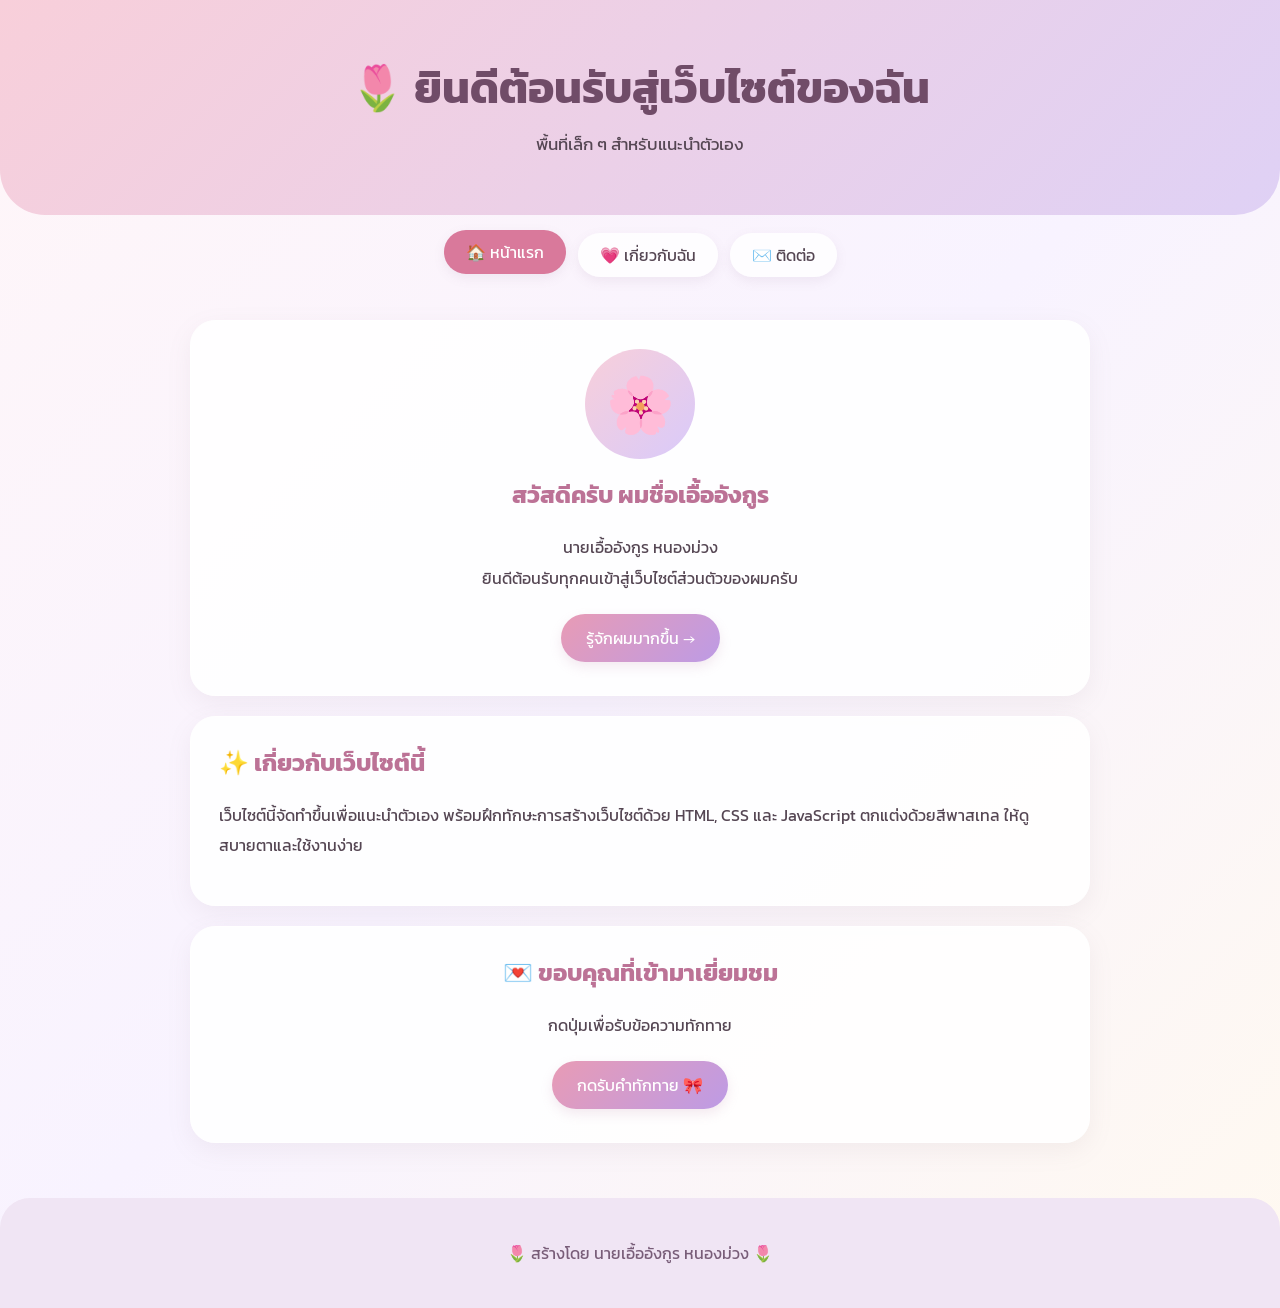
<file: index.html>
<!DOCTYPE html>
<html lang="th">
<head>
    <meta charset="UTF-8">
    <meta name="viewport" content="width=device-width, initial-scale=1.0">
    <title>หน้าแรก | เว็บไซต์ของฉัน</title>
    <link rel="stylesheet" href="style.css">
</head>

<body>

<header>
    <h1>🌷 ยินดีต้อนรับสู่เว็บไซต์ของฉัน</h1>
    <p>พื้นที่เล็ก ๆ สำหรับแนะนำตัวเอง</p>
</header>

<nav>
    <a href="index.html" class="active">🏠 หน้าแรก</a>
    <a href="about.html">💗 เกี่ยวกับฉัน</a>
    <a href="contact.html">✉️ ติดต่อ</a>
</nav>

<main>
    <section class="card profile">
        <div class="avatar">🌸</div>
        <h2>สวัสดีครับ ผมชื่อเอื้ออังกูร</h2>
        <p>
            นายเอื้ออังกูร หนองม่วง<br>
            ยินดีต้อนรับทุกคนเข้าสู่เว็บไซต์ส่วนตัวของผมครับ
        </p>
        <a class="btn" href="about.html">รู้จักผมมากขึ้น →</a>
    </section>

    <section class="card">
        <h2>✨ เกี่ยวกับเว็บไซต์นี้</h2>
        <p>
            เว็บไซต์นี้จัดทำขึ้นเพื่อแนะนำตัวเอง
            พร้อมฝึกทักษะการสร้างเว็บไซต์ด้วย HTML, CSS
            และ JavaScript ตกแต่งด้วยสีพาสเทล
            ให้ดูสบายตาและใช้งานง่าย
        </p>
    </section>

    <section class="card profile">
        <h2>💌 ขอบคุณที่เข้ามาเยี่ยมชม</h2>
        <p id="welcome">กดปุ่มเพื่อรับข้อความทักทาย</p>
        <button class="btn" onclick="greet()">กดรับคำทักทาย 🎀</button>
    </section>
</main>

<footer>
    <p>🌷 สร้างโดย นายเอื้ออังกูร หนองม่วง 🌷</p>
</footer>

<script>
function greet() {
    document.getElementById("welcome").textContent =
        "ขอบคุณที่เข้าชมเว็บไซต์ของผมนะครับ ขอให้มีวันที่สดใส! 💖";
}
</script>

</body>
</html>
</file>
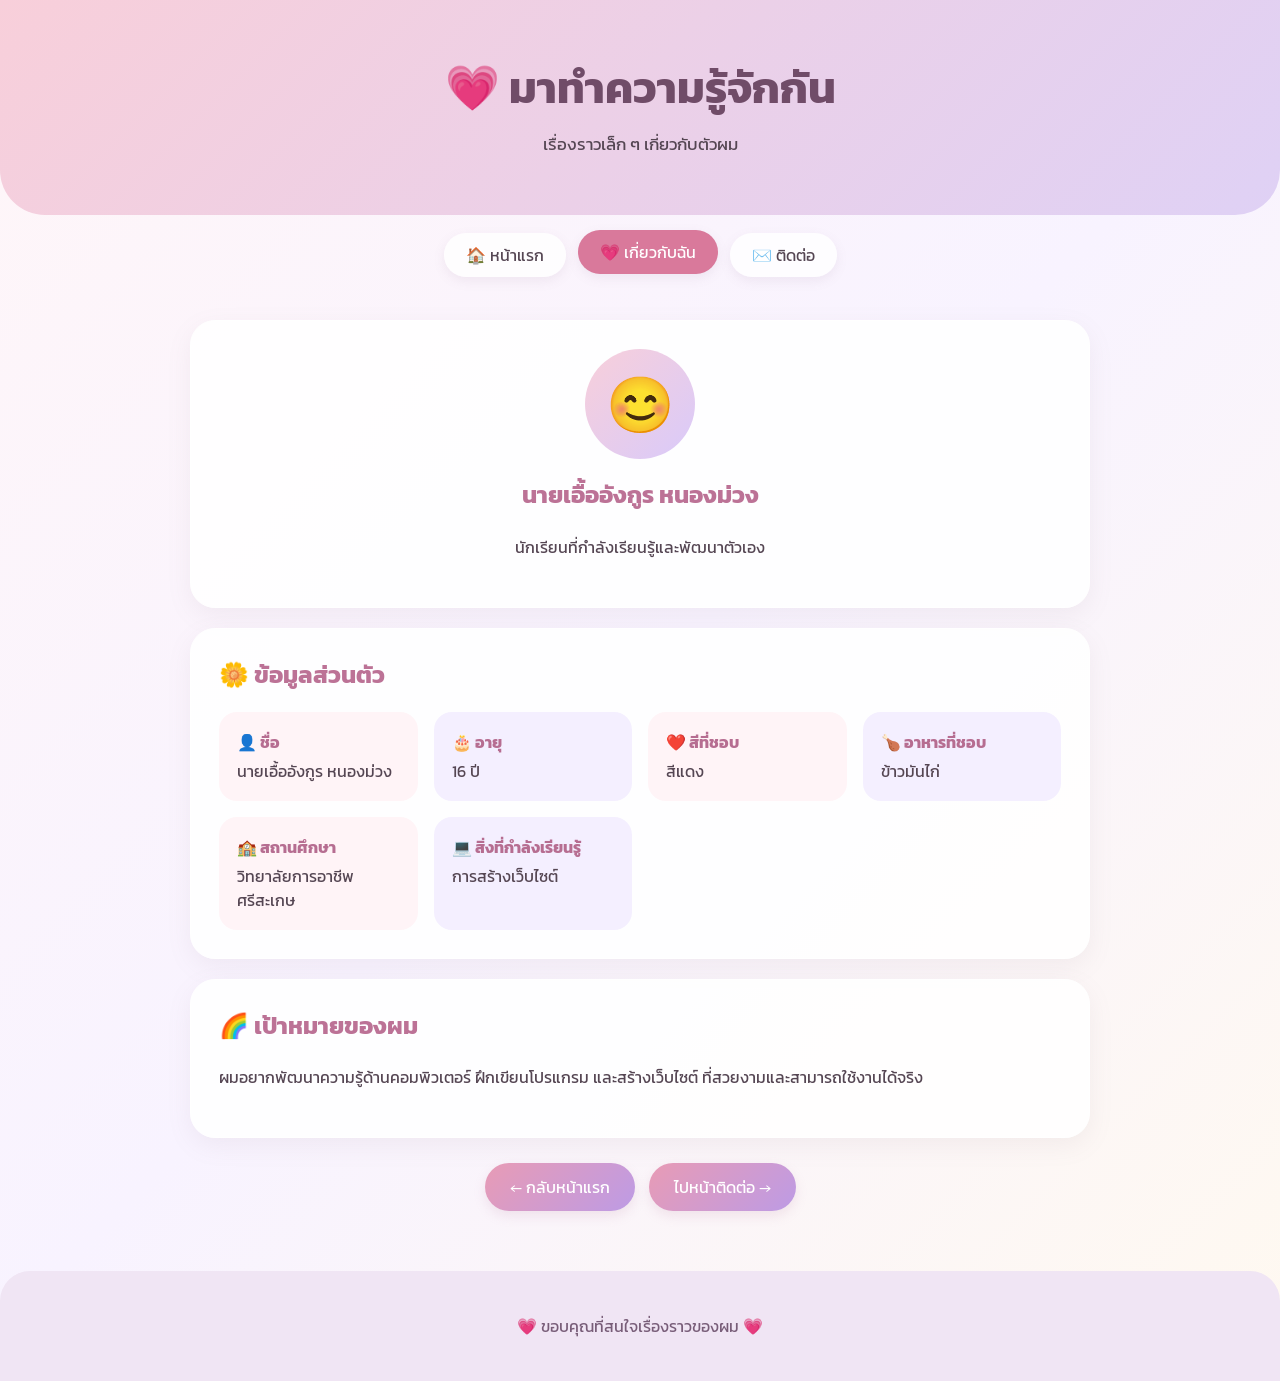
<file: about.html>
<!DOCTYPE html>
<html lang="th">
<head>
    <meta charset="UTF-8">
    <meta name="viewport" content="width=device-width, initial-scale=1.0">
    <title>เกี่ยวกับฉัน | เว็บไซต์ของฉัน</title>
    <link rel="stylesheet" href="style.css">
</head>
<body>

<header>
    <h1>💗 มาทำความรู้จักกัน</h1>
    <p>เรื่องราวเล็ก ๆ เกี่ยวกับตัวผม</p>
</header>

<nav>
    <a href="index.html">🏠 หน้าแรก</a>
    <a href="about.html" class="active">💗 เกี่ยวกับฉัน</a>
    <a href="contact.html">✉️ ติดต่อ</a>
</nav>

<main>
    <section class="card profile">
        <div class="avatar">😊</div>
        <h2>นายเอื้ออังกูร หนองม่วง</h2>
        <p>นักเรียนที่กำลังเรียนรู้และพัฒนาตัวเอง</p>
    </section>

    <section class="card">
        <h2>🌼 ข้อมูลส่วนตัว</h2>

        <div class="info-grid">
            <div class="info-item">
                <strong>👤 ชื่อ</strong>
                นายเอื้ออังกูร หนองม่วง
            </div>

            <div class="info-item">
                <strong>🎂 อายุ</strong>
                16 ปี
            </div>

            <div class="info-item">
                <strong>❤️ สีที่ชอบ</strong>
                สีแดง
            </div>

            <div class="info-item">
                <strong>🍗 อาหารที่ชอบ</strong>
                ข้าวมันไก่
            </div>

            <div class="info-item">
                <strong>🏫 สถานศึกษา</strong>
                วิทยาลัยการอาชีพศรีสะเกษ
            </div>

            <div class="info-item">
                <strong>💻 สิ่งที่กำลังเรียนรู้</strong>
                การสร้างเว็บไซต์
            </div>
        </div>
    </section>

    <section class="card">
        <h2>🌈 เป้าหมายของผม</h2>
        <p>
            ผมอยากพัฒนาความรู้ด้านคอมพิวเตอร์
            ฝึกเขียนโปรแกรม และสร้างเว็บไซต์
            ที่สวยงามและสามารถใช้งานได้จริง
        </p>
    </section>

    <div style="text-align:center">
        <a href="index.html" class="btn">← กลับหน้าแรก</a>
        <a href="contact.html" class="btn">ไปหน้าติดต่อ →</a>
    </div>
</main>

<footer>
    <p>💗 ขอบคุณที่สนใจเรื่องราวของผม 💗</p>
</footer>

</body>
</html>
</file>
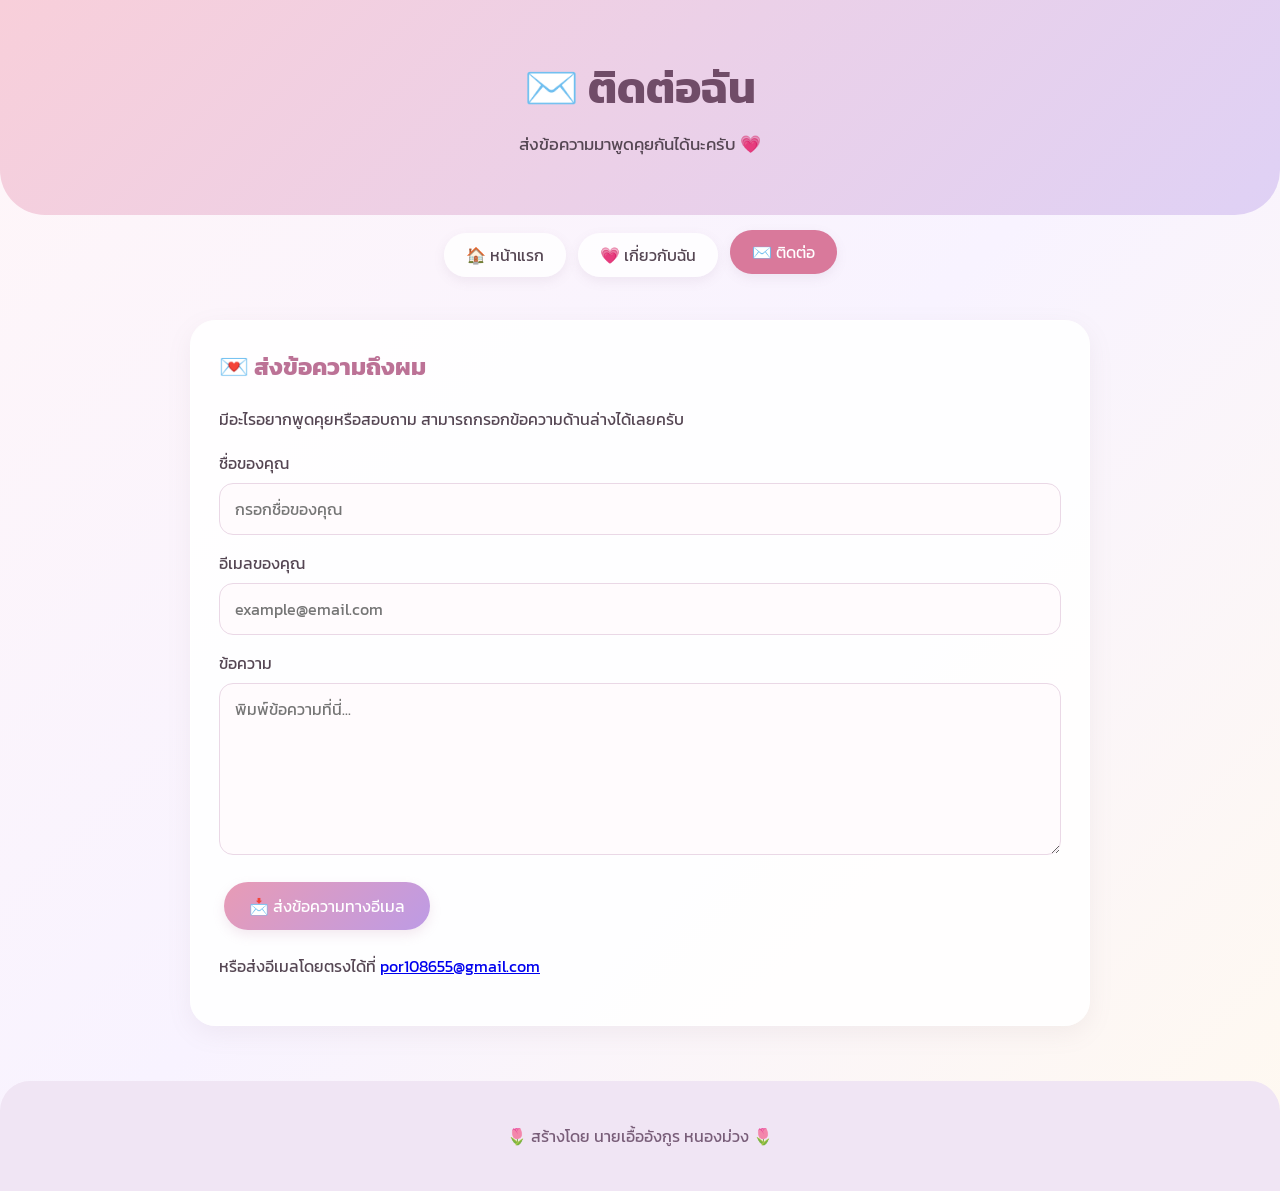
<file: contact.html>
<!DOCTYPE html>
<html lang="th">
<head>
    <meta charset="UTF-8">
    <meta name="viewport" content="width=device-width, initial-scale=1.0">

    <title>ติดต่อฉัน | เว็บไซต์ของฉัน</title>

    <link rel="stylesheet" href="style.css">
    <script src="contact.js" defer></script>
</head>

<body data-theme="pink">

    <header class="hero">
        <h1>✉️ ติดต่อฉัน</h1>
        <p>ส่งข้อความมาพูดคุยกันได้นะครับ 💗</p>
    </header>

    <nav>
        <a href="index.html">🏠 หน้าแรก</a>
        <a href="about.html">💗 เกี่ยวกับฉัน</a>
        <a href="contact.html" class="active">✉️ ติดต่อ</a>
    </nav>

    <main>
        <section class="card">
            <h2>💌 ส่งข้อความถึงผม</h2>

            <p>
                มีอะไรอยากพูดคุยหรือสอบถาม
                สามารถกรอกข้อความด้านล่างได้เลยครับ
            </p>

            <form id="contactForm">
                <label for="name">ชื่อของคุณ</label>
                <input
                    type="text"
                    id="name"
                    name="name"
                    placeholder="กรอกชื่อของคุณ"
                    required
                    maxlength="100"
                >

                <label for="email">อีเมลของคุณ</label>
                <input
                    type="email"
                    id="email"
                    name="email"
                    placeholder="example@email.com"
                    required
                    maxlength="254"
                >

                <label for="message">ข้อความ</label>
                <textarea
                    id="message"
                    name="message"
                    rows="6"
                    placeholder="พิมพ์ข้อความที่นี่..."
                    required
                    maxlength="5000"
                ></textarea>

                <button type="submit" class="btn">
                    📩 ส่งข้อความทางอีเมล
                </button>
            </form>

            <p id="status" aria-live="polite"></p>

            <p>
                หรือส่งอีเมลโดยตรงได้ที่
                <a href="mailto:por108655@gmail.com">
                    por108655@gmail.com
                </a>
            </p>
        </section>
    </main>

    <footer>
        <p>🌷 สร้างโดย นายเอื้ออังกูร หนองม่วง 🌷</p>
    </footer>

</body>
</html>
</file>
<file: style.css>
@import url('https://fonts.googleapis.com/css2?family=Kanit:wght@300;400;500;600;700&display=swap');

:root {
    --pink: #f3b6c8;
    --pink-dark: #d9799b;
    --purple: #c9b8e8;
    --cream: #fff9f2;
    --text: #554653;
    --white: #ffffff;
}

* {
    box-sizing: border-box;
}

html {
    scroll-behavior: smooth;
}

body {
    margin: 0;
    font-family: 'Kanit', sans-serif;
    color: var(--text);
    background: linear-gradient(135deg, #fff6f8, #f8f3ff, #fff9f0);
    min-height: 100vh;
}

header {
    padding: 55px 20px;
    text-align: center;
    background: linear-gradient(135deg, #f8cfda, #dfd1f5);
    border-radius: 0 0 45px 45px;
}

header h1 {
    font-size: clamp(28px, 5vw, 44px);
    margin: 0 0 8px;
    color: #704c68;
}

header p {
    margin: 0;
    font-size: 17px;
}

nav {
    display: flex;
    justify-content: center;
    flex-wrap: wrap;
    gap: 12px;
    padding: 18px;
}

nav a {
    color: var(--text);
    text-decoration: none;
    padding: 10px 22px;
    border-radius: 25px;
    background: rgba(255,255,255,0.85);
    box-shadow: 0 4px 12px #8e70851a;
    transition: 0.25s;
}

nav a:hover,
nav a.active {
    color: white;
    background: var(--pink-dark);
    transform: translateY(-3px);
}

main {
    width: min(900px, 90%);
    margin: 25px auto 55px;
}

.card {
    background: rgba(255,255,255,0.9);
    padding: 28px;
    margin: 20px 0;
    border-radius: 25px;
    box-shadow: 0 8px 25px #977c8a18;
    border: 1px solid #ffffff;
    transition: 0.25s;
}

.card:hover {
    transform: translateY(-4px);
    box-shadow: 0 12px 30px #977c8a25;
}

h2 {
    color: #bc7296;
    margin-top: 0;
}

p {
    line-height: 1.9;
}

.profile {
    text-align: center;
}

.avatar {
    width: 110px;
    height: 110px;
    display: grid;
    place-items: center;
    margin: 0 auto 18px;
    border-radius: 50%;
    background: linear-gradient(135deg, #f8cfda, #d9cafa);
    font-size: 55px;
}

.info-grid {
    display: grid;
    grid-template-columns: repeat(auto-fit, minmax(190px, 1fr));
    gap: 16px;
}

.info-item {
    background: #fff4f7;
    border-radius: 18px;
    padding: 18px;
}

.info-item:nth-child(even) {
    background: #f4efff;
}

.info-item strong {
    display: block;
    color: #b66d91;
    margin-bottom: 5px;
}

.btn {
    display: inline-block;
    font-family: inherit;
    font-size: 16px;
    text-decoration: none;
    border: 0;
    cursor: pointer;
    padding: 12px 25px;
    margin: 5px;
    border-radius: 30px;
    color: white;
    background: linear-gradient(135deg, #e89bb5, #bd9be5);
    box-shadow: 0 5px 12px #c68eae30;
    transition: 0.25s;
}

.btn:hover {
    transform: translateY(-3px);
    filter: brightness(1.04);
}

input,
textarea {
    width: 100%;
    font: inherit;
    padding: 13px 15px;
    margin: 8px 0 16px;
    border: 1px solid #ead8e6;
    border-radius: 14px;
    background: #fffbfd;
    color: var(--text);
}

input:focus,
textarea:focus {
    outline: 2px solid #e8bad0;
}

textarea {
    min-height: 130px;
    resize: vertical;
}

footer {
    text-align: center;
    padding: 24px 15px;
    background: #f0e5f4;
    color: #785d78;
    border-radius: 30px 30px 0 0;
}

@media (max-width: 600px) {
    header {
        padding: 40px 15px;
        border-radius: 0 0 30px 30px;
    }

    nav {
        gap: 8px;
    }

    nav a {
        padding: 9px 14px;
        font-size: 14px;
    }

    .card {
        padding: 21px;
    }
}
</file>
